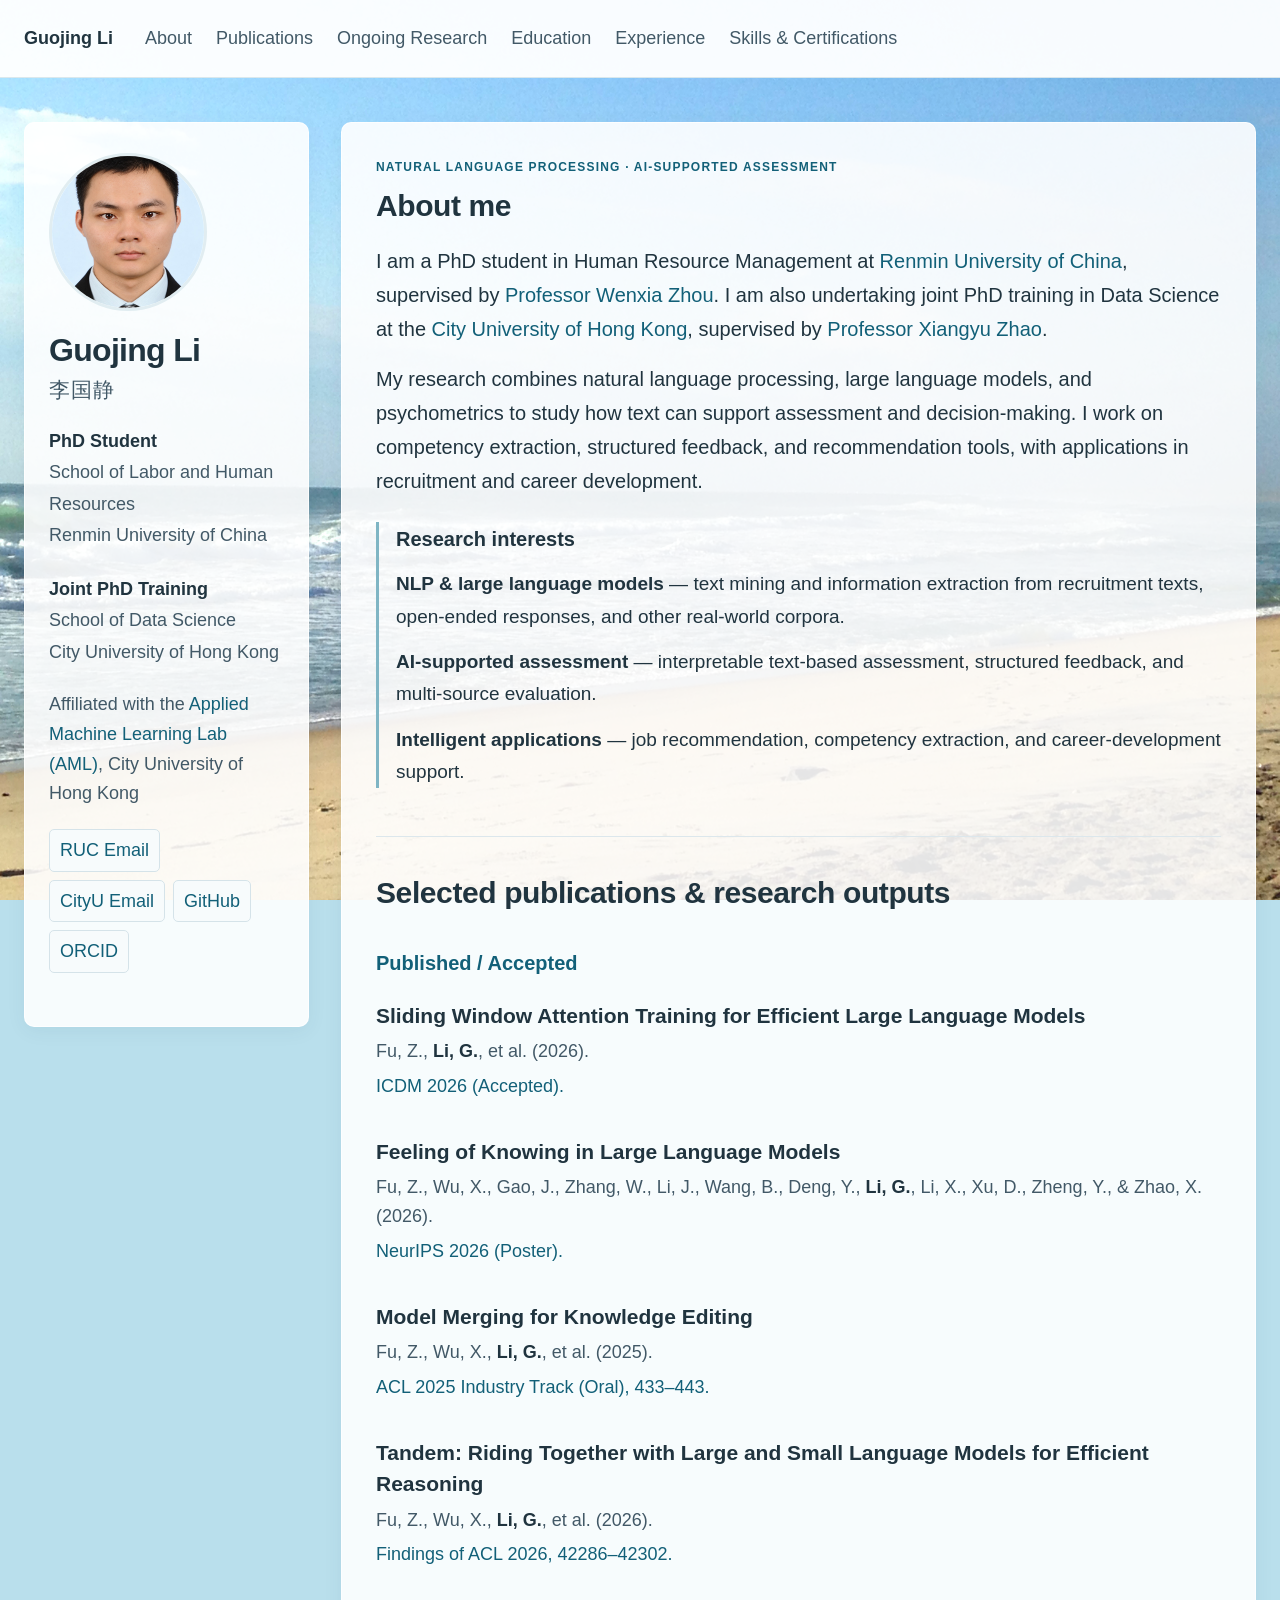
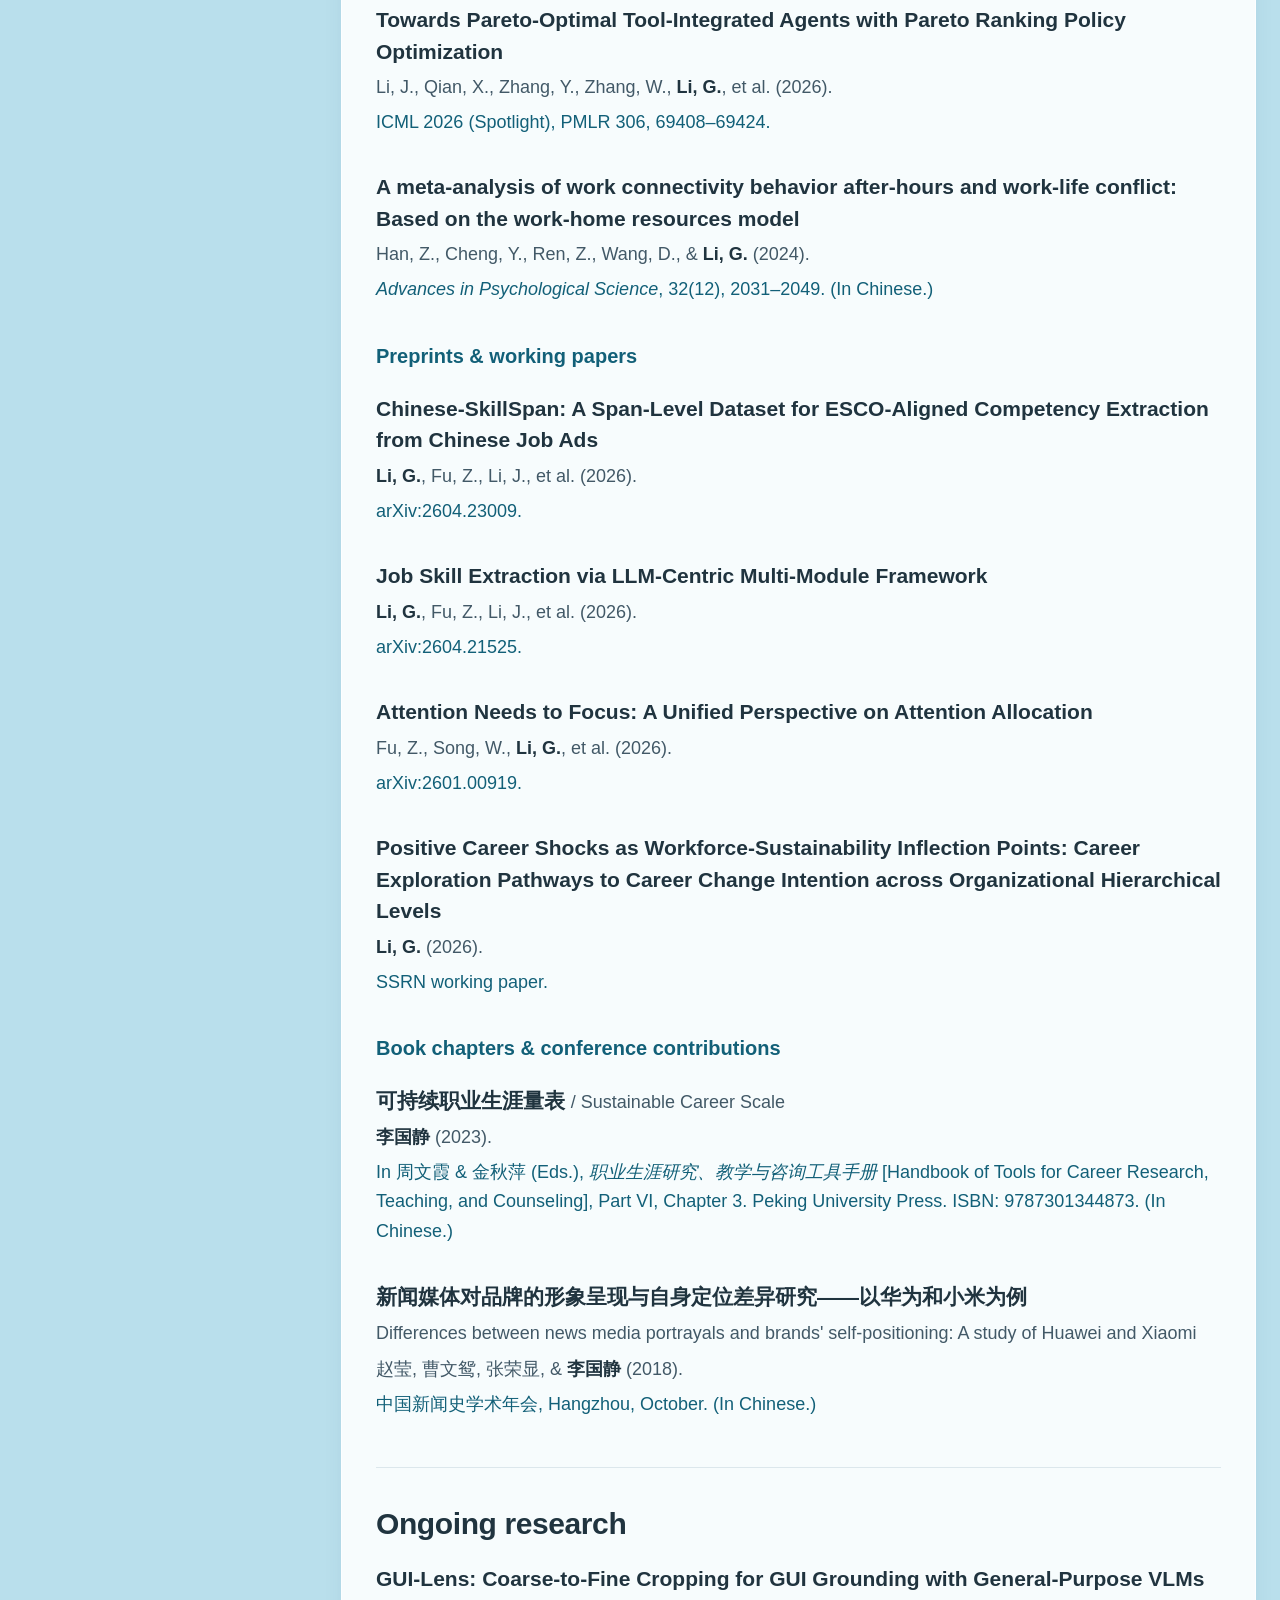
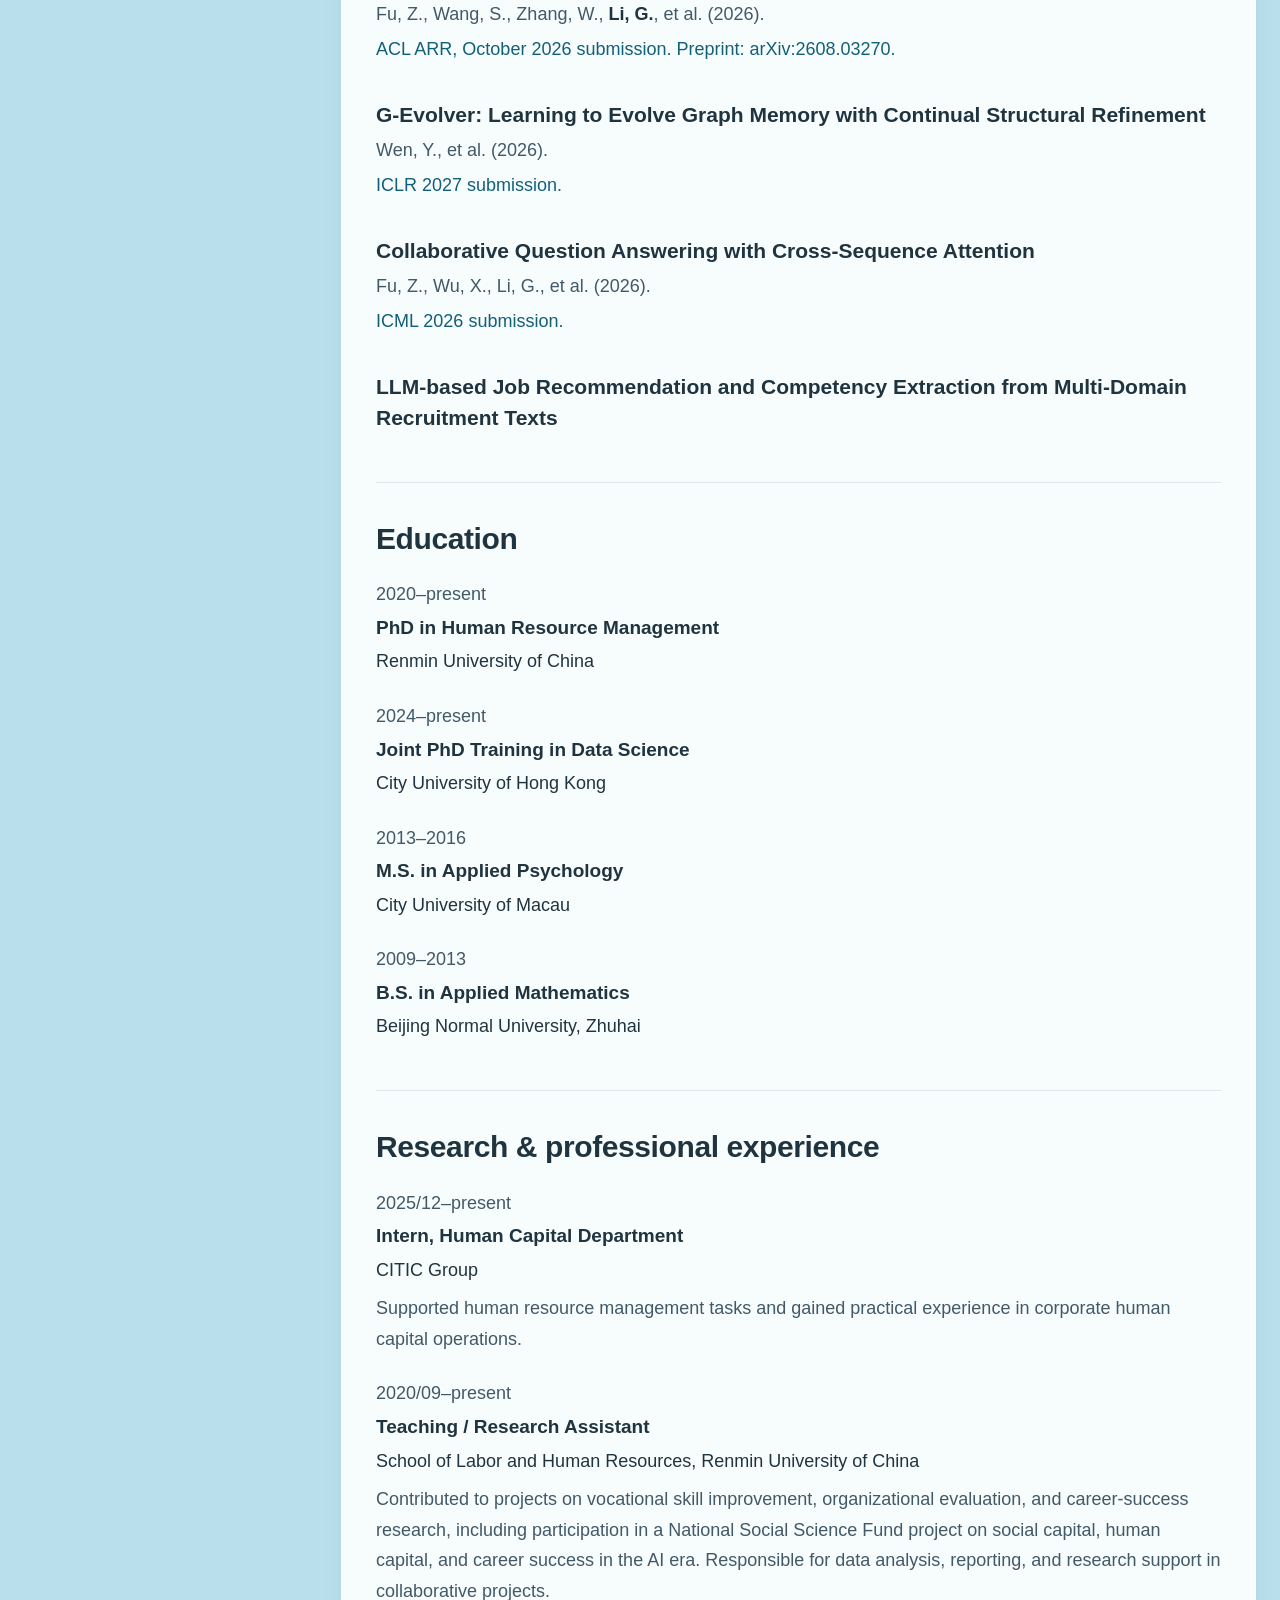
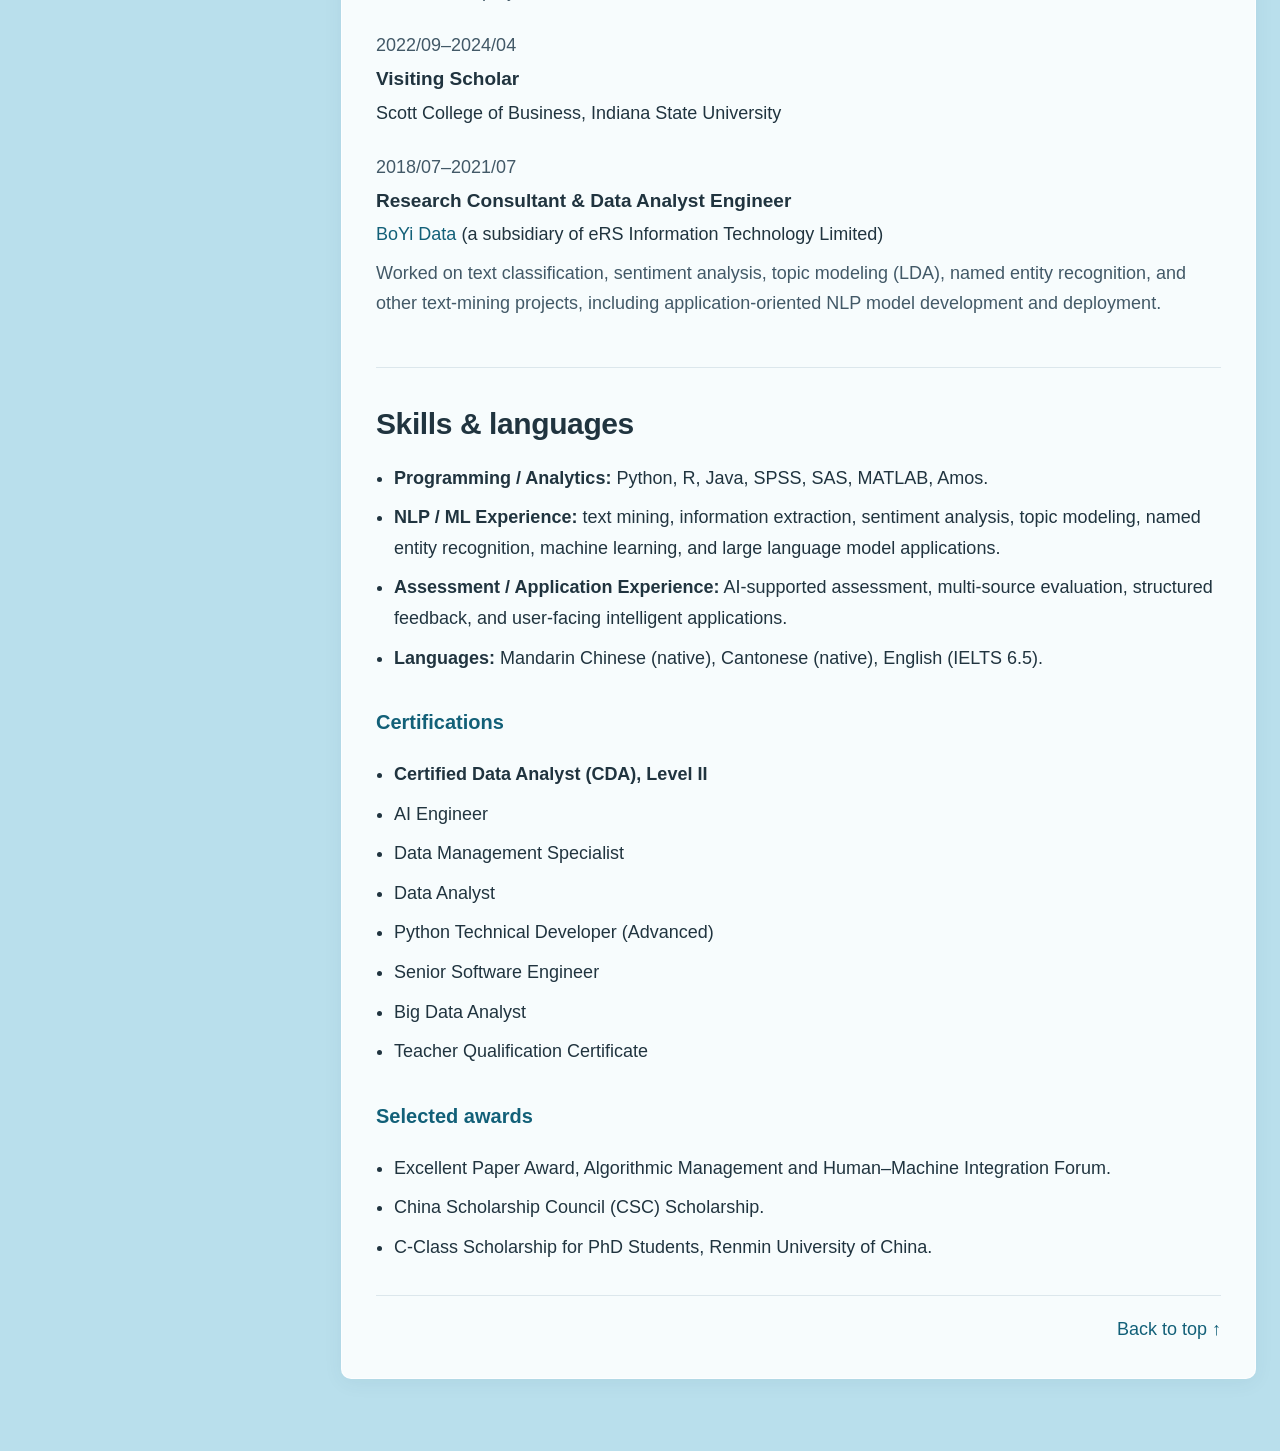
<file: index.html>
<!doctype html>
<html lang="en">
<head>
<meta charset="utf-8">
<meta name="viewport" content="width=device-width, initial-scale=1">
<meta name="description" content="Guojing Li — PhD student at Renmin University of China, undertaking joint PhD training at City University of Hong Kong. Research in NLP, large language models, and AI-supported assessment.">
<meta name="theme-color" content="#14647b">
<title>Guojing Li | NLP, LLMs &amp; AI-supported Assessment</title>
<link rel="stylesheet" href="style.css?v=20261007-wide">
</head>
<body>
<a class="skip-link" href="#main">Skip to content</a>
<div class="topbar"><nav aria-label="Page sections"><a class="home-link" href="#about">Guojing Li</a>
<a href="#about">About</a>
<a href="#publications">Publications</a>
<a href="#ongoing">Ongoing Research</a>
<a href="#education">Education</a>
<a href="#experience">Experience</a>
<a href="#skills">Skills &amp; Certifications</a>
</nav></div>
<div class="layout">
<aside class="profile" aria-label="Profile and navigation">
<header>
<img src="assets/portrait-light.jpg" class="portrait" alt="Guojing Li" width="112" height="112">
<h1>Guojing Li <span lang="zh">李国静</span></h1>
<p class="affiliation"><strong>PhD Student</strong><br>School of Labor and Human Resources<br>Renmin University of China</p>
<p class="affiliation"><strong>Joint PhD Training</strong><br>School of Data Science<br>City University of Hong Kong</p>
<p class="lab">Affiliated with the <a href="https://aml-cityu.github.io/team/">Applied Machine Learning Lab (AML)</a>, City University of Hong Kong</p>
</header>
<div class="contacts" aria-label="Contact links">
<a href="mailto:alfredjameslee@ruc.edu.cn">RUC Email</a>
<a href="mailto:guojingli3-c@my.cityu.edu.hk">CityU Email</a>
<a href="https://github.com/AlfredJamesLi">GitHub</a>
<a href="https://orcid.org/0009-0005-2948-2220">ORCID</a>
</div>
</aside>
<main id="main">
<section id="about">
<p class="eyebrow">Natural language processing · AI-supported assessment</p>
<h2>About me</h2>
<p>I am a PhD student in Human Resource Management at <a href="https://en.ruc.edu.cn/">Renmin University of China</a>, supervised by <a href="http://slhr.ruc.edu.cn/En/Teacher_Home/ZHOU_Wenxia/index.htm">Professor Wenxia Zhou</a>. I am also undertaking joint PhD training in Data Science at the <a href="https://www.cityu.edu.hk/">City University of Hong Kong</a>, supervised by <a href="https://zhaoxyai.github.io/">Professor Xiangyu Zhao</a>.</p>
<p>My research combines natural language processing, large language models, and psychometrics to study how text can support assessment and decision-making. I work on competency extraction, structured feedback, and recommendation tools, with applications in recruitment and career development.</p>
<div class="research">
<h3>Research interests</h3>
<ul>
<li><strong>NLP &amp; large language models</strong> — text mining and information extraction from recruitment texts, open-ended responses, and other real-world corpora.</li>
<li><strong>AI-supported assessment</strong> — interpretable text-based assessment, structured feedback, and multi-source evaluation.</li>
<li><strong>Intelligent applications</strong> — job recommendation, competency extraction, and career-development support.</li>
</ul>
</div>
</section>
<section id="publications">
<h2>Selected publications &amp; research outputs</h2>
<h3 class="group-title">Published / Accepted</h3>
<ul class="papers"><li class="paper"><h4>Sliding Window Attention Training for Efficient Large Language Models</h4><p class="authors">Fu, Z., <strong>Li, G.</strong>, et al. (2026).</p><p class="venue">ICDM 2026 (Accepted).</p></li>
<li class="paper"><h4>Feeling of Knowing in Large Language Models</h4><p class="authors">Fu, Z., Wu, X., Gao, J., Zhang, W., Li, J., Wang, B., Deng, Y., <strong>Li, G.</strong>, Li, X., Xu, D., Zheng, Y., &amp; Zhao, X. (2026).</p><p class="venue">NeurIPS 2026 (Poster).</p></li>
<li class="paper"><h4><a href="https://aclanthology.org/2025.acl-industry.30/" target="_blank">Model Merging for Knowledge Editing</a></h4><p class="authors">Fu, Z., Wu, X., <strong>Li, G.</strong>, et al. (2025).</p><p class="venue">ACL 2025 Industry Track (Oral), 433–443.</p></li>
<li class="paper"><h4><a href="https://aclanthology.org/2026.findings-acl.2098/" target="_blank">Tandem: Riding Together with Large and Small Language Models for Efficient Reasoning</a></h4><p class="authors">Fu, Z., Wu, X., <strong>Li, G.</strong>, et al. (2026).</p><p class="venue">Findings of ACL 2026, 42286–42302.</p></li>
<li class="paper"><h4><a href="https://proceedings.mlr.press/v306/li26es.html" target="_blank">Towards Pareto-Optimal Tool-Integrated Agents with Pareto Ranking Policy Optimization</a></h4><p class="authors">Li, J., Qian, X., Zhang, Y., Zhang, W., <strong>Li, G.</strong>, et al. (2026).</p><p class="venue">ICML 2026 (Spotlight), PMLR 306, 69408–69424.</p></li>
<li class="paper"><h4><a href="https://doi.org/10.3724/SP.J.1042.2024.02031" target="_blank">A meta-analysis of work connectivity behavior after-hours and work-life conflict: Based on the work-home resources model</a></h4><p class="authors">Han, Z., Cheng, Y., Ren, Z., Wang, D., &amp; <strong>Li, G.</strong> (2024).</p><p class="venue"><em>Advances in Psychological Science</em>, 32(12), 2031–2049. (In Chinese.)</p></li></ul>
<h3 class="group-title">Preprints &amp; working papers</h3>
<ul class="papers"><li class="paper"><h4><a href="https://arxiv.org/abs/2604.23009" target="_blank">Chinese-SkillSpan: A Span-Level Dataset for ESCO-Aligned Competency Extraction from Chinese Job Ads</a></h4><p class="authors"><strong>Li, G.</strong>, Fu, Z., Li, J., et al. (2026).</p><p class="venue">arXiv:2604.23009.</p></li>
<li class="paper"><h4><a href="https://arxiv.org/abs/2604.21525" target="_blank">Job Skill Extraction via LLM-Centric Multi-Module Framework</a></h4><p class="authors"><strong>Li, G.</strong>, Fu, Z., Li, J., et al. (2026).</p><p class="venue">arXiv:2604.21525.</p></li>
<li class="paper"><h4><a href="https://arxiv.org/abs/2601.00919" target="_blank">Attention Needs to Focus: A Unified Perspective on Attention Allocation</a></h4><p class="authors">Fu, Z., Song, W., <strong>Li, G.</strong>, et al. (2026).</p><p class="venue">arXiv:2601.00919.</p></li>
<li class="paper"><h4><a href="https://papers.ssrn.com/sol3/papers.cfm?abstract_id=6719420" target="_blank">Positive Career Shocks as Workforce-Sustainability Inflection Points: Career Exploration Pathways to Career Change Intention across Organizational Hierarchical Levels</a></h4><p class="authors"><strong>Li, G.</strong> (2026).</p><p class="venue">SSRN working paper.</p></li></ul>
<h3 class="group-title">Book chapters &amp; conference contributions</h3>
<ul class="papers"><li class="paper"><h4 lang="zh">可持续职业生涯量表 <span class="translation">/ Sustainable Career Scale</span></h4><p class="authors"><strong>李国静</strong> (2023).</p><p class="venue">In 周文霞 &amp; 金秋萍 (Eds.), <em>职业生涯研究、教学与咨询工具手册</em> [Handbook of Tools for Career Research, Teaching, and Counseling], Part VI, Chapter 3. Peking University Press. ISBN: 9787301344873. (In Chinese.)</p></li>
<li class="paper"><h4 lang="zh">新闻媒体对品牌的形象呈现与自身定位差异研究——以华为和小米为例</h4><p class="translation">Differences between news media portrayals and brands' self-positioning: A study of Huawei and Xiaomi</p><p class="authors">赵莹, 曹文鸳, 张荣显, &amp; <strong>李国静</strong> (2018).</p><p class="venue">中国新闻史学术年会, Hangzhou, October. (In Chinese.)</p></li></ul>
</section>
<section id="ongoing">
<h2>Ongoing research</h2>
<ul class="papers"><li class="paper"><h4><a href="https://arxiv.org/abs/2608.03270" target="_blank">GUI-Lens: Coarse-to-Fine Cropping for GUI Grounding with General-Purpose VLMs</a></h4><p class="authors">Fu, Z., Wang, S., Zhang, W., <strong>Li, G.</strong>, et al. (2026).</p><p class="venue">ACL ARR, October 2026 submission. Preprint: arXiv:2608.03270.</p></li>
<li class="paper"><h4>G-Evolver: Learning to Evolve Graph Memory with Continual Structural Refinement</h4><p class="authors">Wen, Y., et al. (2026).</p><p class="venue">ICLR 2027 submission.</p></li>
<li class="paper"><h4>Collaborative Question Answering with Cross-Sequence Attention</h4><p class="authors">Fu, Z., Wu, X., Li, G., et al. (2026).</p><p class="venue">ICML 2026 submission.</p></li>
<li class="paper"><h4>LLM-based Job Recommendation and Competency Extraction from Multi-Domain Recruitment Texts</h4></li></ul>
</section>
<section id="education">
<h2>Education</h2>
<ul class="timeline"><li><p class="date">2020–present</p><div><h3>PhD in Human Resource Management</h3><p>Renmin University of China</p></div></li>
<li><p class="date">2024–present</p><div><h3>Joint PhD Training in Data Science</h3><p>City University of Hong Kong</p></div></li>
<li><p class="date">2013–2016</p><div><h3>M.S. in Applied Psychology</h3><p>City University of Macau</p></div></li>
<li><p class="date">2009–2013</p><div><h3>B.S. in Applied Mathematics</h3><p>Beijing Normal University, Zhuhai</p></div></li></ul>
</section>
<section id="experience">
<h2>Research &amp; professional experience</h2>
<ul class="timeline"><li><p class="date">2025/12–present</p><div><h3>Intern, Human Capital Department</h3><p>CITIC Group</p><p class="detail">Supported human resource management tasks and gained practical experience in corporate human capital operations.</p></div></li>
<li><p class="date">2020/09–present</p><div><h3>Teaching / Research Assistant</h3><p>School of Labor and Human Resources, Renmin University of China</p><p class="detail">Contributed to projects on vocational skill improvement, organizational evaluation, and career-success research, including participation in a National Social Science Fund project on social capital, human capital, and career success in the AI era. Responsible for data analysis, reporting, and research support in collaborative projects.</p></div></li>
<li><p class="date">2022/09–2024/04</p><div><h3>Visiting Scholar</h3><p>Scott College of Business, Indiana State University</p></div></li>
<li><p class="date">2018/07–2021/07</p><div><h3>Research Consultant &amp; Data Analyst Engineer</h3><p><a href="https://www.boyidata.cn/" target="_blank">BoYi Data</a> (a subsidiary of eRS Information Technology Limited)</p><p class="detail">Worked on text classification, sentiment analysis, topic modeling (LDA), named entity recognition, and other text-mining projects, including application-oriented NLP model development and deployment.</p></div></li></ul>
</section>
<section id="skills">
<h2>Skills &amp; languages</h2>
<ul class="plain-list"><li><strong>Programming / Analytics:</strong> Python, R, Java, SPSS, SAS, MATLAB, Amos.</li>
<li><strong>NLP / ML Experience:</strong> text mining, information extraction, sentiment analysis, topic modeling, named entity recognition, machine learning, and large language model applications.</li>
<li><strong>Assessment / Application Experience:</strong> AI-supported assessment, multi-source evaluation, structured feedback, and user-facing intelligent applications.</li>
<li><strong>Languages:</strong> Mandarin Chinese (native), Cantonese (native), English (IELTS 6.5).</li></ul>
<h3 class="group-title" id="certifications">Certifications</h3>
<ul class="plain-list">
<li><strong>Certified Data Analyst (CDA), Level II</strong></li>
<li>AI Engineer</li>
<li>Data Management Specialist</li>
<li>Data Analyst</li>
<li>Python Technical Developer (Advanced)</li>
<li>Senior Software Engineer</li>
<li>Big Data Analyst</li>
<li>Teacher Qualification Certificate</li>
</ul>
<h3 class="group-title">Selected awards</h3>
<ul class="plain-list"><li>Excellent Paper Award, Algorithmic Management and Human–Machine Integration Forum.</li>
<li>China Scholarship Council (CSC) Scholarship.</li>
<li>C-Class Scholarship for PhD Students, Renmin University of China.</li></ul>
</section>
<footer><a href="#about">Back to top ↑</a></footer>
</main>
</div>
</body>
</html>
</file>
<file: style.css>
:root { color-scheme: light; --ink: #20343f; --muted: #425967; --accent: #126078; --line: #dce7ec; }
* { box-sizing: border-box; }
html { scroll-behavior: smooth; scroll-padding-top: 110px; }
body { margin: 0; color: var(--ink); font: 20px/1.7 -apple-system, BlinkMacSystemFont, "Segoe UI", Roboto, "Helvetica Neue", Arial, "PingFang SC", "Microsoft YaHei", sans-serif; background: #b9dfec; isolation: isolate; }
body::before { content: ""; position: fixed; inset: 0; z-index: -1; pointer-events: none; background: url('assets/hatteras-morning-ocean.jpg') center center / cover no-repeat; filter: brightness(1.12) saturate(1.22) contrast(1.03); }
a { color: var(--accent); text-decoration: none; text-underline-offset: 3px; }
a:hover { text-decoration: underline; }
a:focus-visible { outline: 3px solid #16748d; outline-offset: 4px; border-radius: 2px; }
.skip-link { position: absolute; top: -80px; left: 16px; padding: 10px 16px; background: white; z-index: 5; }
.skip-link:focus { top: 12px; }
.layout { display: grid; grid-template-columns: 320px minmax(0, 1fr); gap: 56px; max-width: 1880px; width: calc(100% - 64px); padding: 0; margin: 44px auto 72px; align-items: start; }
.profile, main { background: rgba(255,255,255,.89); border: 1px solid rgba(255,255,255,.75); border-radius: 10px; box-shadow: 0 4px 20px rgba(22,64,84,.06); }
.profile { padding: 34px 30px; }
.portrait { display: block; width: 158px; height: 158px; object-fit: cover; border-radius: 50%; border: 3px solid #e1edf1; margin-bottom: 19px; }
h1 { font-size: 32px; line-height: 1.25; letter-spacing: -.7px; margin: 0 0 23px; }
h1 span { display: block; font-size: 21px; letter-spacing: 1px; font-weight: 500; margin-top: 7px; color: var(--muted); }
.affiliation { font-size: 18px; line-height: 1.75; margin: 0 0 22px; color: var(--muted); }
.affiliation strong { color: var(--ink); font-size: 18px; }
.lab { font-size: 18px; line-height: 1.65; color: var(--muted); margin: 0 0 20px; }
.contacts { display: flex; flex-wrap: wrap; gap: 8px; padding-bottom: 23px; }
.contacts a { padding: 5px 10px; border: 1px solid #d5e3e9; border-radius: 5px; font-size: 18px; background: #f7fbfc; }
.topbar { background: rgba(255,255,255,.95); border-bottom: 1px solid rgba(210,227,233,.8); }
nav { display: flex; align-items: center; flex-wrap: wrap; max-width: 1880px; width: calc(100% - 64px); margin: auto; padding: 18px 0; gap: 12px 34px; }
nav .home-link { margin-right: 28px; font-weight: 700; color: var(--ink); }
nav a { padding: 5px 0; font-size: 18px; color: var(--muted); }
nav a:hover { color: var(--accent); }
main { padding: 38px 44px 32px; min-width: 0; }
section + section { margin-top: 48px; padding-top: 36px; border-top: 1px solid var(--line); }
h2 { font-size: 30px; font-weight: 650; line-height: 1.35; letter-spacing: -.4px; margin: 0 0 18px; }
p { margin: 0 0 16px; }
.eyebrow { font-size: 12px; letter-spacing: 1.2px; text-transform: uppercase; color: var(--accent); font-weight: 650; margin-bottom: 9px; }
.research { margin-top: 24px; padding-left: 17px; border-left: 3px solid #7fb5c4; }
.research h3 { margin: 0 0 12px; font-size: 20px; }
.research ul { list-style: none; padding: 0; margin: 0; font-size: 19px; }
.research li { margin: 0 0 13px; }
.group-title { margin: 32px 0 20px; color: var(--accent); font-size: 20px; font-weight: 650; }
.papers { list-style: none; padding: 0; margin: 0; }
.paper { margin-bottom: 34px; }
.paper h4 { font-size: 21px; font-weight: 650; line-height: 1.5; margin: 0 0 4px; }
.paper h4 a { color: var(--ink); }
.paper h4 a:hover { color: var(--accent); }
.paper p { margin: 6px 0 0; }
.authors { color: var(--muted); font-size: 18px; line-height: 1.6; }
.authors strong { color: var(--ink); }
.venue { color: var(--accent); font-size: 18px; line-height: 1.65; }
.translation { color: var(--muted); font-size: 18px; font-weight: 400; }
.timeline { list-style: none; padding: 0; margin: 0; }
.timeline li { display: grid; grid-template-columns: 170px minmax(0, 1fr); gap: 20px; margin: 0 0 22px; }
.timeline .date { font-size: 18px; color: var(--muted); padding-top: 2px; font-variant-numeric: tabular-nums; }
.timeline h3 { font-size: 19px; line-height: 1.5; margin: 0 0 4px; }
.timeline p { margin: 0; font-size: 18px; }
.timeline .detail { margin-top: 8px; color: var(--muted); }
.plain-list { padding-left: 18px; font-size: 18px; margin: 0; }
.plain-list li { margin-bottom: 9px; }
footer { border-top: 1px solid var(--line); margin-top: 32px; padding-top: 18px; text-align: right; font-size: 18px; }
@media (max-width: 1399px) { .layout { grid-template-columns: 285px minmax(0,1fr); gap: 32px; width: calc(100% - 48px); } .profile { padding: 30px 24px; } main { padding: 34px; } nav { width: calc(100% - 48px); gap: 10px 24px; } nav .home-link { margin-right: 8px; } .timeline li { grid-template-columns: 1fr; gap: 4px; } }
@media (max-width: 1050px) { body { font-size: 18px; } .layout { display: block; width: calc(100% - 40px); max-width: 920px; margin: 28px auto; } .profile { margin-bottom: 28px; padding: 30px; } .portrait { float: right; margin: 0 0 20px 24px; width: 140px; height: 140px; } .contacts { padding-bottom: 0; } nav { width: calc(100% - 40px); gap: 6px 22px; padding: 14px 0; } nav a { font-size: 16px; } main { padding: 34px; } h2 { font-size: 27px; } }
@media (max-width: 540px) { body { font-size: 17px; } .layout { width: calc(100% - 24px); margin-top: 18px; } .profile, main { padding: 25px 22px; background: rgba(255,255,255,.93); } .portrait { width: 96px; height: 96px; margin-left: 14px; } h1 { font-size: 28px; } h2 { font-size: 24px; } .eyebrow { font-size: 11px; letter-spacing: .8px; } .paper h4 { font-size: 19px; } .research ul, .affiliation, .lab, .timeline p, .timeline .date, .plain-list { font-size: 16px; } .contacts a, .authors, .venue, .translation { font-size: 16px; } nav { width: calc(100% - 32px); gap: 4px 17px; } nav a { font-size: 15px; } nav .home-link { flex-basis: 100%; } }
@media (prefers-reduced-motion: reduce) { html { scroll-behavior: auto; } }
@media print { body { background: white; font-size: 11pt; } body::before { display: none; } .layout { display: block; width: 100%; margin: 0; padding: 0; } .profile, main { box-shadow: none; border: 0; background: white; padding: 0; } .portrait { float: right; } .topbar, footer, .skip-link { display: none; } .contacts { margin-bottom: 20px; } a { color: inherit; } .paper, .timeline li { break-inside: avoid; } h2, h3 { break-after: avoid; } }
</file>
